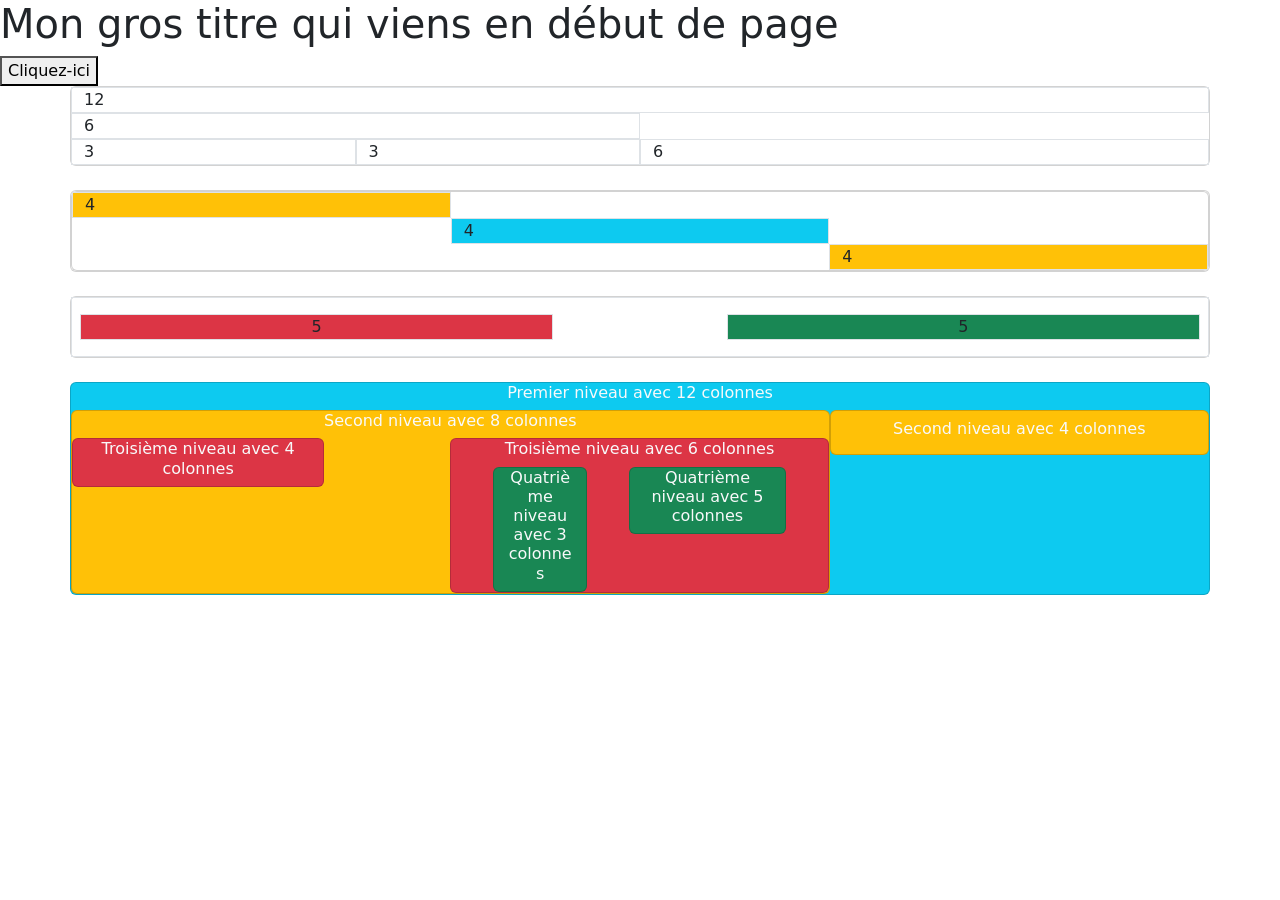
<file: Exercices/TP Bootstrap/index.html>
<!DOCTYPE html>
<html lang="fr">
<head>
    <meta charset="UTF-8">
    <meta name="viewport" content="width=device-width, initial-scale=1.0">
    <title>Exo bootstrap 1</title>
    <link href="https://cdn.jsdelivr.net/npm/bootstrap@5.3.8/dist/css/bootstrap.min.css" rel="stylesheet" integrity="sha384-sRIl4kxILFvY47J16cr9ZwB07vP4J8+LH7qKQnuqkuIAvNWLzeN8tE5YBujZqJLB" crossorigin="anonymous">
    <script defer src="https://cdn.jsdelivr.net/npm/bootstrap@5.3.8/dist/js/bootstrap.bundle.min.js" integrity="sha384-FKyoEForCGlyvwx9Hj09JcYn3nv7wiPVlz7YYwJrWVcXK/BmnVDxM+D2scQbITxI" crossorigin="anonymous"></script>
</head>
<body>
    <h1>Mon gros titre qui viens en début de page</h1>
    <button>Cliquez-ici</button>
    <div class="container card">
        <div class="row">
            <div class="col-12 border">12</div>
            <div class="col-6 border">6</div>
        </div>
        <div class="row">
            <div class="col-3 border">3</div>
            <div class="col-3 border">3</div>
            <div class="col-6 border">6</div>
        </div>
    </div>
    <br>
    <div class="container card">
        <div class="row card" >
            <div class="col-4 border align-self-start bg-warning">4</div>
            <div class="col-4 border align-self-center bg-info">4</div>
            <div class="col-4 border align-self-end bg-warning">4</div>
        </div>
    </div>
    <br>
    <div class="container card">
        <div class="row py-3 justify-content-between border text-center">
            <div class="col-5 border bg-danger ms-2">5</div>
            <div class="col-5 border bg-success me-2">5</div>
        </div>
    </div>
    <br>
    <div class="container card text-center bg-info">
        <h6 class="text-light" >Premier niveau avec 12 colonnes</h6>
        <div class="row">
            <div class="col-8 card align-self-start bg-warning">
                <h6 class="text-light" >Second niveau avec 8 colonnes</h6>
                <div class="row justify-content-between">
                    <div class="col-4 card align-self-start bg-danger"><h6 class="text-light" >Troisième niveau avec 4 colonnes</h6></div>
                    <div class="col-6 card justify-content-evenly align-self-start bg-danger">
                        <h6 class="text-light" >Troisième niveau avec 6 colonnes</h6>
                        <div class="row justify-content-evenly align-self-start">
                            <div class="col-3 card align-self-start bg-success"><h6 class="text-light" >Quatrième niveau avec 3 colonnes</h6></div>
                            <div class="col-5 card align-self-start bg-success"><h6 class="text-light" >Quatrième niveau avec 5 colonnes</h6></div>
                        </div>
                    </div>
                </div>
            </div>
            <div class="col-4 card align-self-start bg-warning p-2">
                <h6 class="text-light" >Second niveau avec 4 colonnes</h2>
            </div>
        </div>
    </div>
</html>
</file>
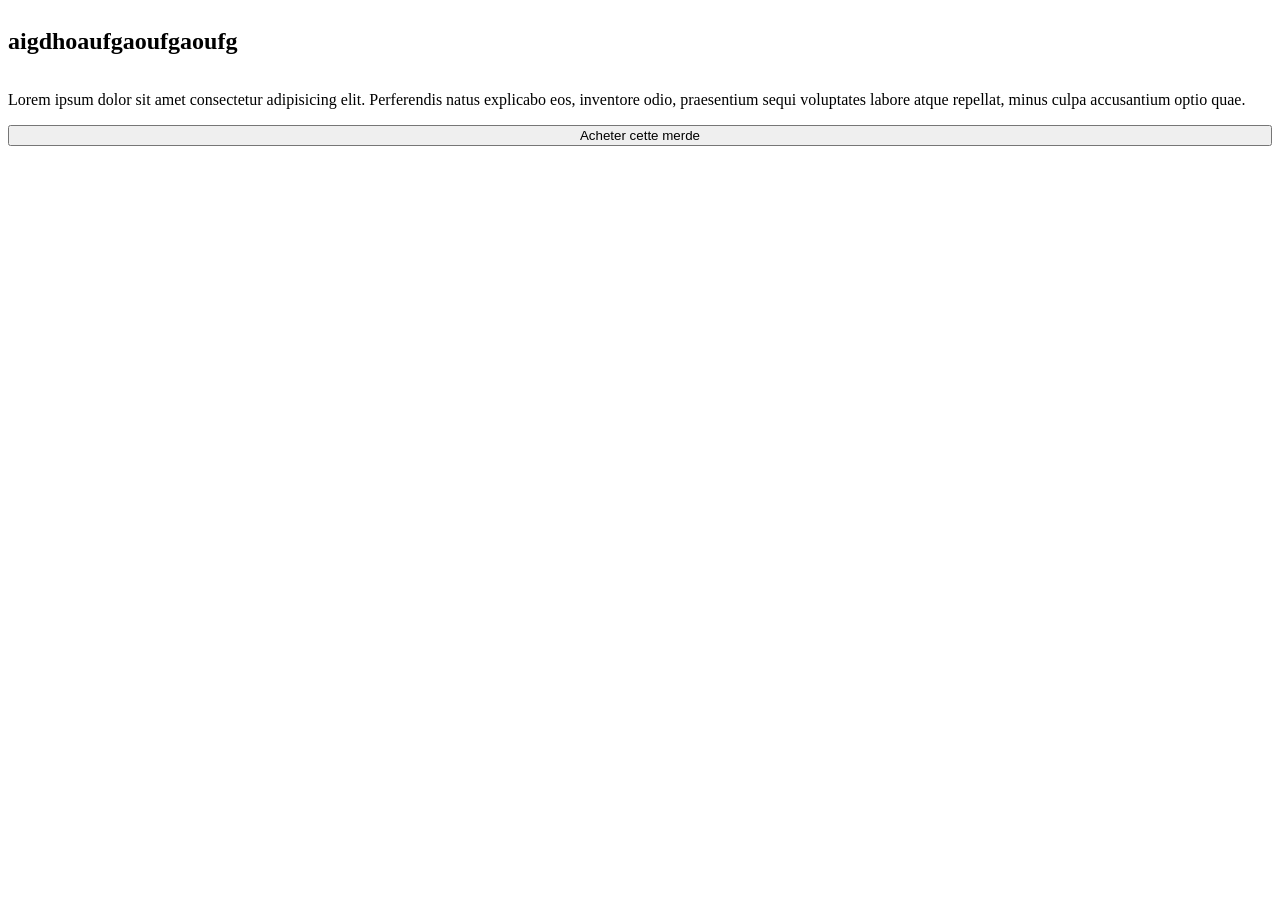
<file: Exercices/TP Saas @mixin/index.html>
<!DOCTYPE html>
<html lang="fr">
<head>
    <meta charset="UTF-8">
    <meta name="viewport" content="width=device-width, initial-scale=1.0">
    <title>Document</title>
    <link rel="stylesheet" href="style.css">
</head>
<body>
    <article>
        <h2>aigdhoaufgaoufgaoufg</h2>
        <p>Lorem ipsum dolor sit amet consectetur adipisicing elit. Perferendis natus explicabo eos, inventore odio, praesentium sequi voluptates labore atque repellat, minus culpa accusantium optio quae.</p>
        <button>Acheter cette merde</button>
    </article>
</body>
</html>
</file>
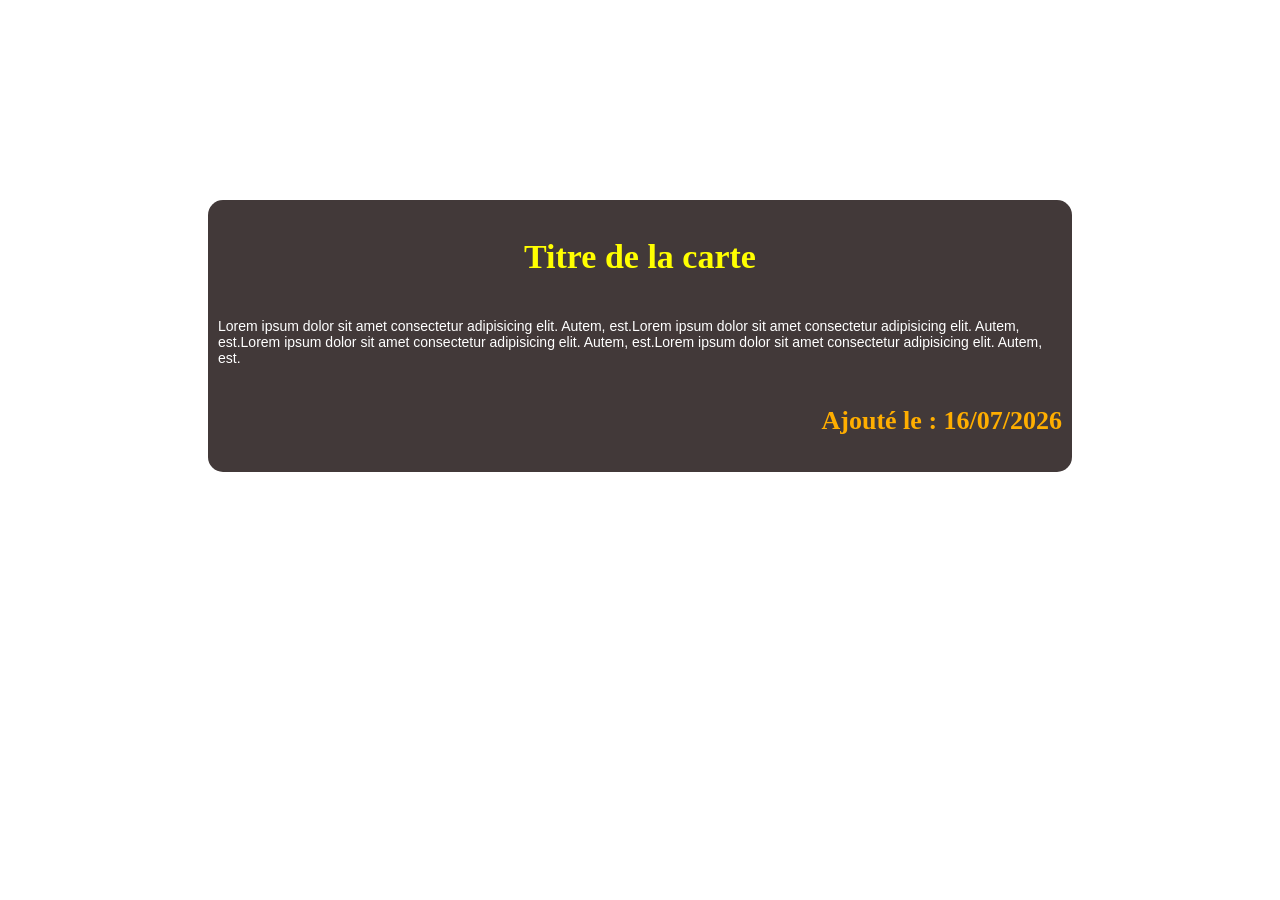
<file: Exercices/TP Saas @use 2/index.html>
<!DOCTYPE html>
<html lang="fr">
<head>
    <meta charset="UTF-8">
    <meta name="viewport" content="width=device-width, initial-scale=1.0">
    <title>Document</title>
    <link rel="stylesheet" href="style.css">
</head>
<body>
        <article>
            <h2>Titre de la carte</h2>
            <p>Lorem ipsum dolor sit amet consectetur adipisicing elit. Autem, est.Lorem ipsum dolor sit amet consectetur adipisicing elit. Autem, est.Lorem ipsum dolor sit amet consectetur adipisicing elit. Autem, est.Lorem ipsum dolor sit amet consectetur adipisicing elit. Autem, est.</p>
            <h3>Ajouté le : 16/07/2026</h3>
        </article>
</body>
</html>
</file>
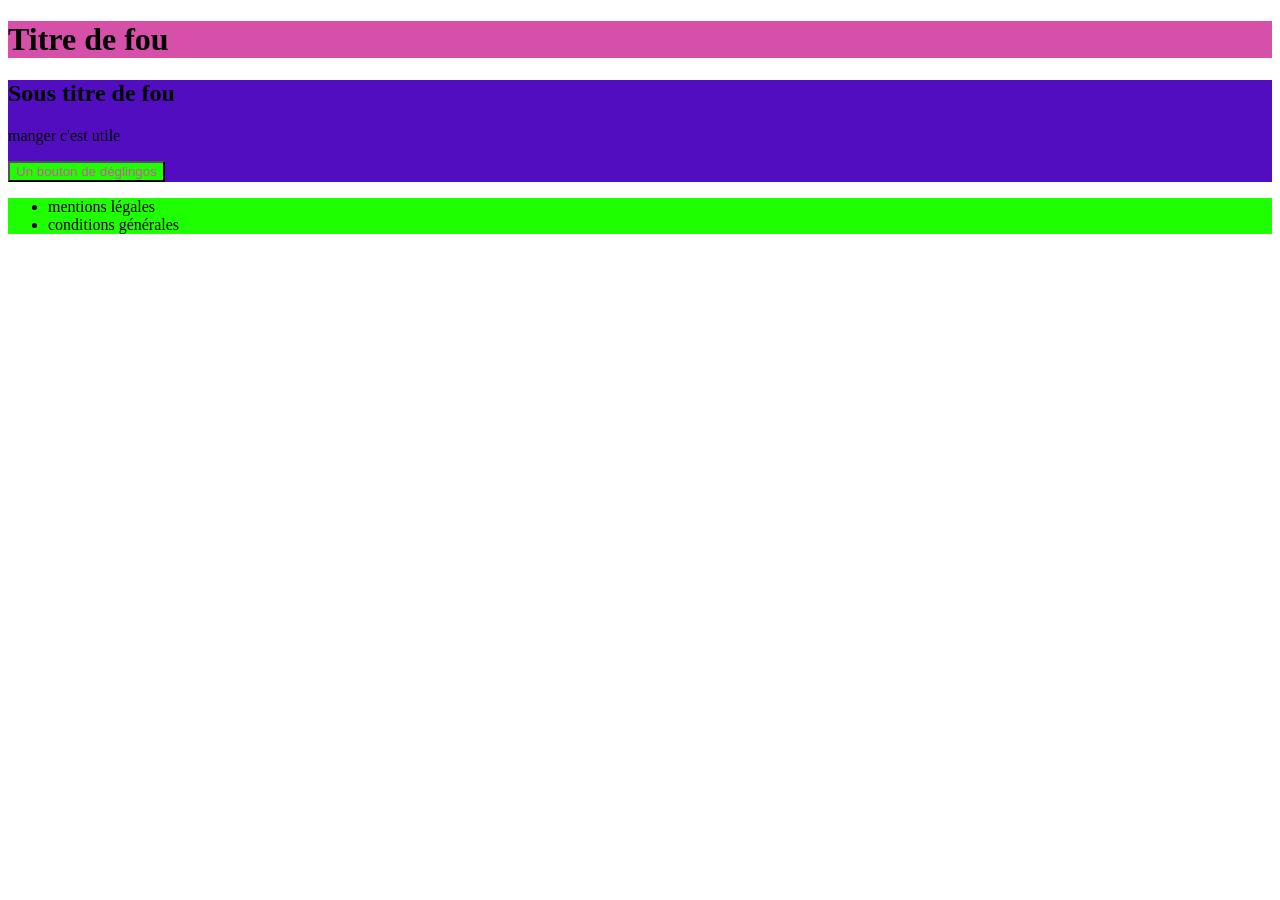
<file: Exercices/TP Saas @use/index.html>
<!DOCTYPE html>
<html lang="fr">
<head>
    <meta charset="UTF-8">
    <meta name="viewport" content="width=device-width, initial-scale=1.0">
    <title>Document</title>
    <link rel="stylesheet" href="style.css">
</head>
<body>
    <header>
        <h1>Titre de fou</h1>
    </header>
    <main>
        <h2>Sous titre de fou</h2>
        <p>manger c'est utile</p>
        <button>Un bouton de déglingos</button>
    </main>
    <footer>
        <ul>
            <li>mentions légales</li>
            <li>conditions générales</li>
        </ul>
    </footer>
</body>
</html>
</file>
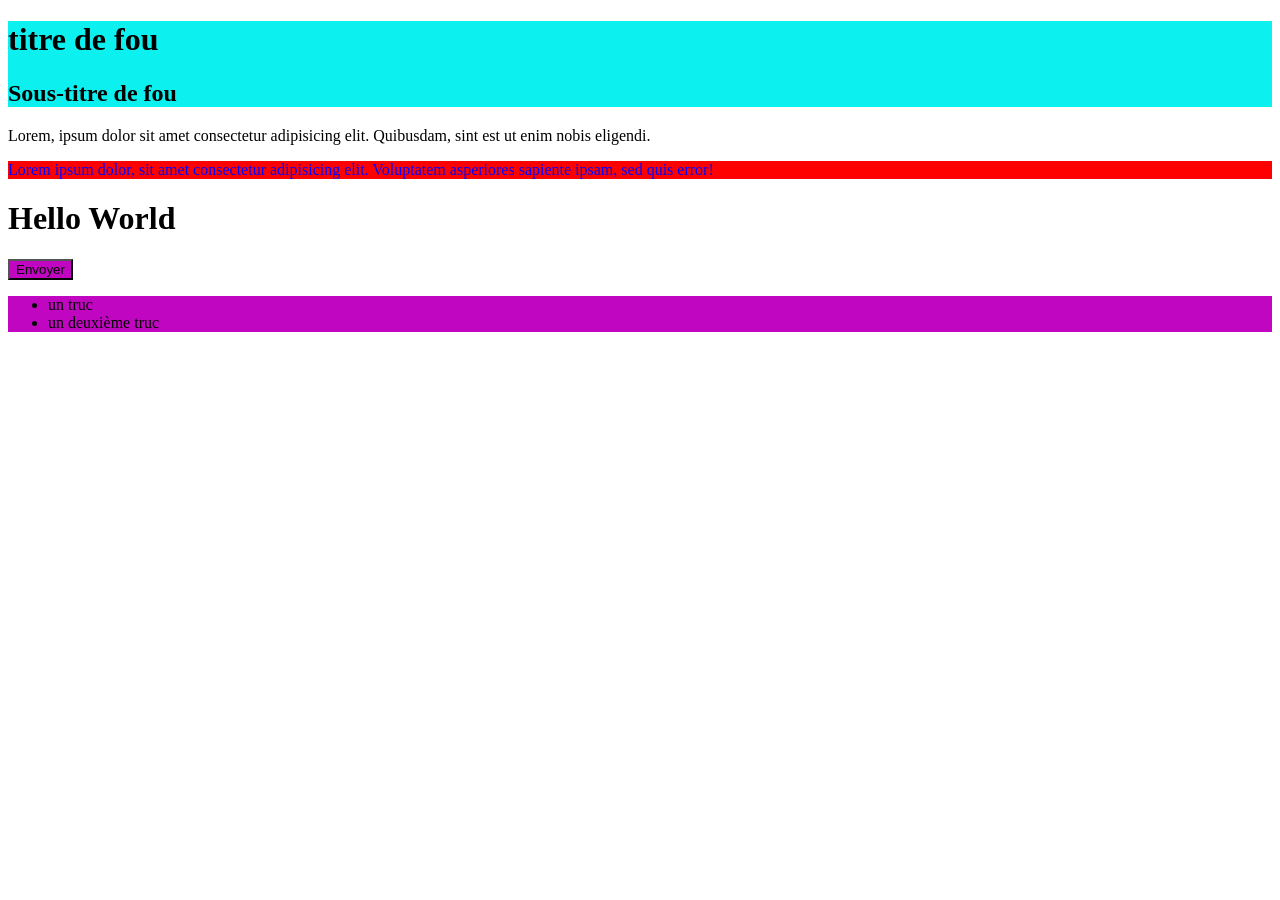
<file: Exercices/TP Saas nesting et variables/index.html>
<!DOCTYPE html>
<html lang="fr">
<head>
    <meta charset="UTF-8">
    <meta name="viewport" content="width=device-width, initial-scale=1.0">
    <title>Document</title>
    <link rel="stylesheet" href="style.css">
</head>
<body>
    <header>
        <h1>titre de fou</h1>
        <h2>Sous-titre de fou</h2>
    </header>
    <main>
        <div id="app">
            <p>Lorem, ipsum dolor sit amet consectetur adipisicing elit. Quibusdam, sint est ut enim nobis eligendi.</p>
            <div id="nestingTest">
                <p>Lorem ipsum dolor, sit amet consectetur adipisicing elit. Voluptatem asperiores sapiente ipsam, sed quis error!</p>
            </div>
            <h1>Hello World</h1>
            <button>Envoyer</button>
        </div>
    </main>
    <footer>
        <ul>
            <li>un truc</li>
            <li>un deuxième truc</li>
        </ul>
    </footer>
</body>
</html>
</file>
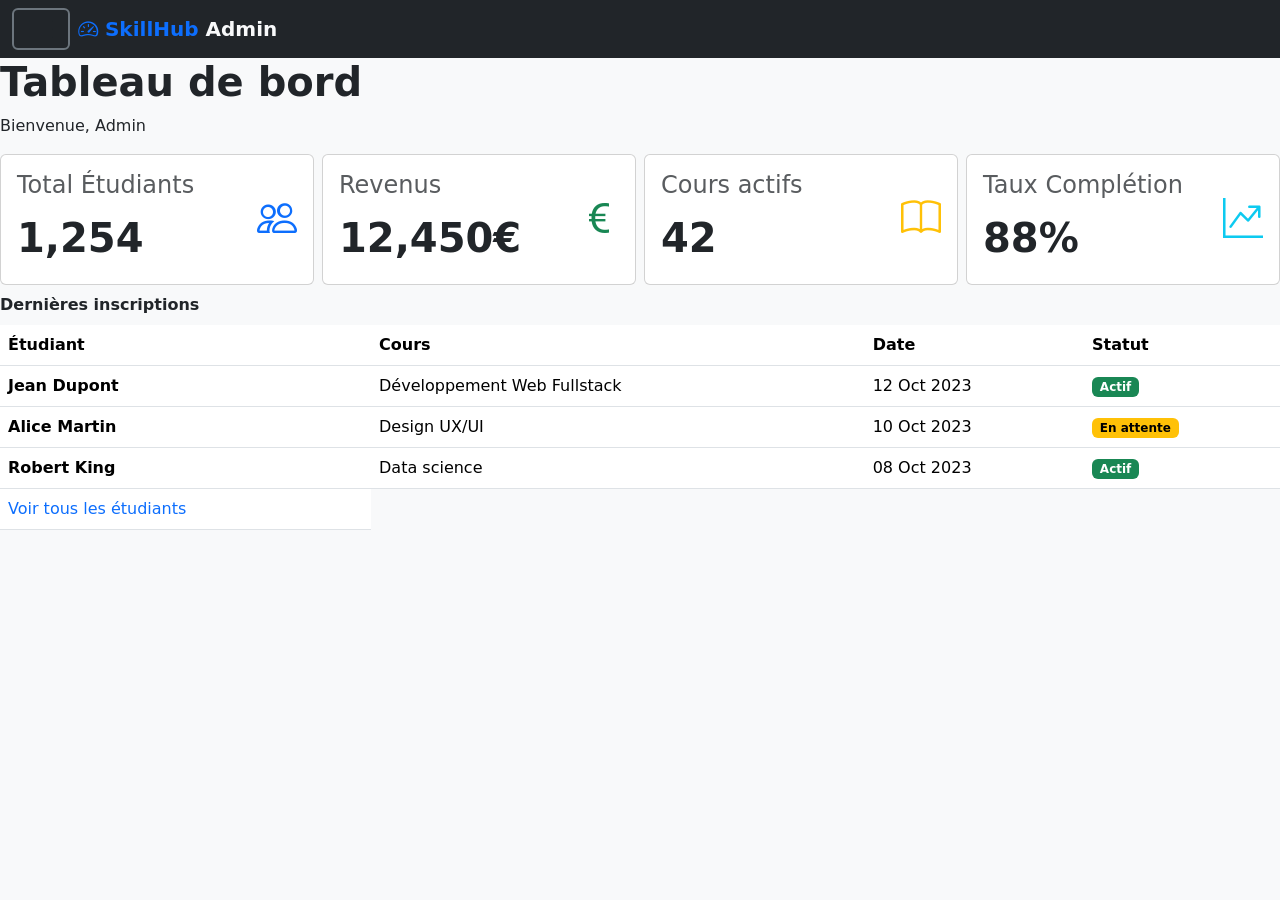
<file: Exercices/TP Bootstrap component 3/admin.html>
<!DOCTYPE html>
<html lang="fr">
<head>
    <meta charset="UTF-8">
    <meta name="viewport" content="width=device-width, initial-scale=1.0">
    <title>SkillHub-Dashboard</title>
    <link rel="stylesheet" href="https://cdn.jsdelivr.net/npm/bootstrap-icons@1.13.1/font/bootstrap-icons.min.css">
    <link href="https://cdn.jsdelivr.net/npm/bootstrap@5.3.8/dist/css/bootstrap.min.css" rel="stylesheet" integrity="sha384-sRIl4kxILFvY47J16cr9ZwB07vP4J8+LH7qKQnuqkuIAvNWLzeN8tE5YBujZqJLB" crossorigin="anonymous">
    <script defer src="https://cdn.jsdelivr.net/npm/bootstrap@5.3.8/dist/js/bootstrap.bundle.min.js" integrity="sha384-FKyoEForCGlyvwx9Hj09JcYn3nv7wiPVlz7YYwJrWVcXK/BmnVDxM+D2scQbITxI" crossorigin="anonymous"></script>
</head>

<body class="bg-light">
    <header>
        <nav class="navbar bg-dark">
            <div class="container-fluid justify-content-start">
                <button class="navbar-toggler me-2 border-secondary border-2" type="button" data-bs-toggle="offcanvas" data-bs-target="#offcanvasNavbar" aria-controls="offcanvasNavbar" aria-label="Toggle navigation">
                <span class="navbar-toggler-icon"></span>
                </button>
                <a class="navbar-brand" href="#"><span class="text-primary fw-bold"><i class="bi bi-speedometer2"></i> SkillHub</span><span class="text-light fw-bold"> Admin</span></a>
            </div>
            <div class="offcanvas offcanvas-start bg-dark" tabindex="-1" id="offcanvasNavbar" aria-labelledby="offcanvasNavbarLabel">
                <div class="offcanvas-header">
                    <h3 class="offcanvas-title border-bottom w-100 py-3" id="offcanvasNavbarLabel"><span class="text-primary fw-bold"><i class="bi bi-speedometer2"></i> SkillHub</span></h3>
                    <button type="button" class="btn-close btn-close-white" data-bs-dismiss="offcanvas" aria-label="Close"></button>
                </div>
                <div class="offcanvas-body d-flex">
                    <ul class="navbar-nav ">
                        <li class="nav-item">
                            <a class="nav-link active" aria-current="page" href="#"><span class="text-light fw-bold"><i class="bi bi-speedometer2"></i>  Dashboard</span></a>
                        </li>
                        <li class="nav-item">
                            <a class="nav-link" href="#"><span class="text-secondary fw-bold"><i class="bi bi-play-circle"></i>  Mes Cours</span></a>
                        </li>
                        <li class="nav-item">
                            <a class="nav-link" href="#"><span class="text-secondary fw-bold"><i class="bi bi-people"></i></i>  Étudiants</span></a>
                        </li>
                        <li class="nav-item">
                            <a class="nav-link" href="#"><span class="text-secondary fw-bold"><i class="bi bi-gear"></i></i></i>  Étudiants</span></a>
                        </li>
                    </ul>
                    <div class="mt-auto pt-3 border-top border-secondary">
                        <a href="#" class="btn btn-outline-danger w-100">
                            <i class="bi bi-box-arrow-right me-2"></i>Déconnexion
                        </a>
                    </div>
                </div>
            </div>
        </nav>
    </header>
    <main>
        <div class="d-flex-column">
            <h1 class="fw-bold">Tableau de bord</h1>
            <p>Bienvenue, Admin</p>
        </div>
        <div class="row row-cols-1 row-cols-md-2 row-cols-lg-4 g-2">
            <div class="col">
                <div class="card">
                <div class="card-body d-flex align-items-center justify-content-between">
                    <div><h3 class="card-title text-muted fs-4">Total Étudiants</h3>
                    <p class="card-text fw-bold fs-1">1,254</p>
                    </div>
                    <span class="text-primary fs-1"><i class="bi bi-people"></i></span>
                </div>
                </div>
            </div>
            <div class="col">
                <div class="card">
                <div class="card-body d-flex align-items-center justify-content-between">
                    <div><h3 class="card-title text-muted fs-4">Revenus</h3>
                    <p class="card-text fw-bold fs-1">12,450€</p>
                    </div>
                    <span class="text-success fs-1"><i class="bi bi-currency-euro"></i></span>
                </div>
                </div>
            </div>
            <div class="col">
                <div class="card">
                <div class="card-body d-flex align-items-center justify-content-between">
                    <div><h3 class="card-title text-muted fs-4">Cours actifs</h3>
                    <p class="card-text fw-bold fs-1">42</p>
                    </div>
                    <span class="text-warning fs-1"><i class="bi bi-book"></i></span>
                </div>
                </div>
            </div>
            <div class="col">
                <div class="card">
                <div class="card-body d-flex align-items-center justify-content-between">
                    <div><h3 class="card-title text-muted fs-4">Taux Complétion</h3>
                    <p class="card-text fw-bold fs-1">88%</p>
                    </div>
                    <span class="text-info fs-1"><i class="bi bi-graph-up-arrow"></i></span>
                </div>
                </div>
            </div>
        </div>
        <table class="table caption-top">
        <caption class="fw-bold text-dark">Dernières inscriptions</caption>
        <thead>
            <tr>
            <th scope="col">Étudiant</th>
            <th scope="col">Cours</th>
            <th scope="col">Date</th>
            <th scope="col">Statut</th>
            </tr>
        </thead>
        <tbody>
            <tr>
                <th scope="row">Jean Dupont</th>
                <td>Développement Web Fullstack</td>
                <td>12 Oct 2023</td>
                <td><span class="badge text-bg-success">Actif</td>
            </tr>
            <tr>
                <th scope="row">Alice Martin</th>
                <td>Design UX/UI</td>
                <td>10 Oct 2023</td>
                <td><span class="badge text-bg-warning">En attente</td>
            </tr>
            <tr>
                <th scope="row">Robert King</th>
                <td>Data science</td>
                <td>08 Oct 2023</td>
                <td><span class="badge text-bg-success">Actif</td>
            </tr>
            <tr>
                <td class="text-primary colspan-100">Voir tous les étudiants</td>
            </tr>
        </tbody>
        </table>
    </main>
</body>
</html>
</file>
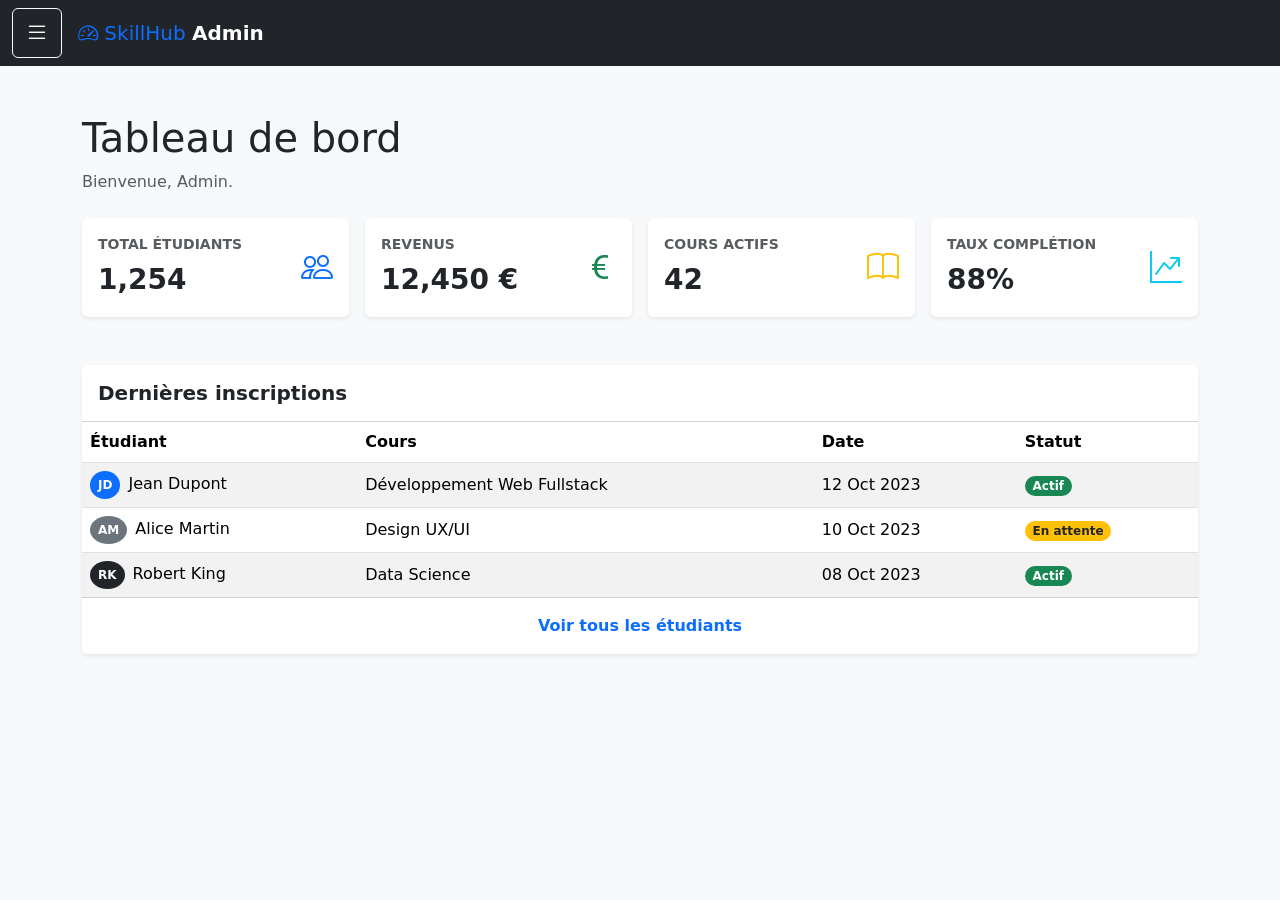
<file: Exercices/TP Bootstrap component 3/admin2.html>
<!DOCTYPE html>
<html lang="fr">
<head>
    <meta charset="UTF-8">
    <meta name="viewport" content="width=device-width, initial-scale=1.0">
    <title>SkillHub Admin</title>
    <link href="https://cdn.jsdelivr.net/npm/bootstrap@5.3.8/dist/css/bootstrap.min.css" rel="stylesheet" integrity="sha384-sRIl4kxILFvY47J16cr9ZwB07vP4J8+LH7qKQnuqkuIAvNWLzeN8tE5YBujZqJLB" crossorigin="anonymous">
    <link rel="stylesheet" href="https://cdn.jsdelivr.net/npm/bootstrap-icons@1.11.3/font/bootstrap-icons.min.css">
</head>
<body class="bg-light">

    <!-- HEADER -->
    <header class="navbar navbar-dark bg-dark">
        <div class="container-fluid justify-content-start gap-3">
            <button class="btn btn-outline-light" type="button" data-bs-toggle="offcanvas" data-bs-target="#sidebar" aria-controls="sidebar" aria-label="Ouvrir le menu">
                <i class="bi bi-list fs-4"></i>
            </button>
            <a class="navbar-brand" href="#">
                <span class="text-primary"><i class="bi bi-speedometer2"></i> SkillHub</span> <strong>Admin</strong>
            </a>
        </div>
    </header>

    <!-- SIDEBAR (offcanvas) -->
    <aside class="offcanvas offcanvas-start text-bg-dark" tabindex="-1" id="sidebar" aria-labelledby="sidebarLabel">
        <div class="offcanvas-header border-bottom border-secondary">
            <h5 class="offcanvas-title text-primary" id="sidebarLabel">
                <i class="bi bi-speedometer2"></i> SkillHub
            </h5>
            <button type="button" class="btn-close btn-close-white" data-bs-dismiss="offcanvas" aria-label="Fermer le menu" title="Fermer le menu"></button>
        </div>
        <div class="offcanvas-body d-flex flex-column">
            <nav>
                <ul class="nav nav-pills flex-column gap-1">
                    <li class="nav-item">
                        <a class="nav-link active text-white" href="#"><i class="bi bi-speedometer2 me-2"></i>Dashboard</a>
                    </li>
                    <li class="nav-item">
                        <a class="nav-link text-white-50" href="#"><i class="bi bi-play-circle me-2"></i>Mes Cours</a>
                    </li>
                    <li class="nav-item">
                        <a class="nav-link text-white-50" href="#"><i class="bi bi-people me-2"></i>Étudiants</a>
                    </li>
                    <li class="nav-item">
                        <a class="nav-link text-white-50" href="#"><i class="bi bi-gear me-2"></i>Paramètres</a>
                    </li>
                </ul>
            </nav>
            <!-- mt-auto pousse la déconnexion tout en bas -->
            <div class="mt-auto pt-3 border-top border-secondary">
                <a href="#" class="btn btn-outline-danger w-100">
                    <i class="bi bi-box-arrow-right me-2"></i>Déconnexion
                </a>
            </div>
        </div>
    </aside>

    <!-- CONTENU PRINCIPAL -->
    <main class="container py-5">
        <h1>Tableau de bord</h1>
        <p class="text-muted mb-4">Bienvenue, Admin.</p>

        <!-- CARTES DE STATISTIQUES -->
        <div class="row r<ow-cols-1 row-cols-md-2 row-cols-lg-4 g-3 mb-5">
            <div class="col">
                <div class="card border-0 shadow-sm h-100">
                    <div class="card-body d-flex justify-content-between align-items-center">
                        <div>
                            <p class="text-muted small text-uppercase fw-semibold mb-1">Total Étudiants</p>
                            <p class="fs-3 fw-bold mb-0">1,254</p>
                        </div>
                        <i class="bi bi-people fs-2 text-primary"></i>
                    </div>
                </div>
            </div>
            <div class="col">
                <div class="card border-0 shadow-sm h-100">
                    <div class="card-body d-flex justify-content-between align-items-center">
                        <div>
                            <p class="text-muted small text-uppercase fw-semibold mb-1">Revenus</p>
                            <p class="fs-3 fw-bold mb-0">12,450 €</p>
                        </div>
                        <i class="bi bi-currency-euro fs-2 text-success"></i>
                    </div>
                </div>
            </div>
            <div class="col">
                <div class="card border-0 shadow-sm h-100">
                    <div class="card-body d-flex justify-content-between align-items-center">
                        <div>
                            <p class="text-muted small text-uppercase fw-semibold mb-1">Cours Actifs</p>
                            <p class="fs-3 fw-bold mb-0">42</p>
                        </div>
                        <i class="bi bi-book fs-2 text-warning"></i>
                    </div>
                </div>
            </div>
            <div class="col">
                <div class="card border-0 shadow-sm h-100">
                    <div class="card-body d-flex justify-content-between align-items-center">
                        <div>
                            <p class="text-muted small text-uppercase fw-semibold mb-1">Taux Complétion</p>
                            <p class="fs-3 fw-bold mb-0">88%</p>
                        </div>
                        <i class="bi bi-graph-up-arrow fs-2 text-info"></i>
                    </div>
                </div>
            </div>
        </div>

        <!-- TABLEAU DES INSCRIPTIONS -->
        <div class="card border-0 shadow-sm">
            <div class="card-header bg-white py-3">
                <h2 class="fs-5 fw-bold mb-0">Dernières inscriptions</h2>
            </div>
            <div class="table-responsive">
                <table class="table table-striped table-hover align-middle mb-0">
                    <caption class="visually-hidden">Liste des derniers étudiants inscrits</caption>
                    <thead>
                        <tr>
                            <th scope="col">Étudiant</th>
                            <th scope="col">Cours</th>
                            <th scope="col">Date</th>
                            <th scope="col">Statut</th>
                        </tr>
                    </thead>
                    <tbody>
                        <tr>
                            <td>
                                <span class="badge rounded-circle bg-primary p-2 me-2">JD</span>Jean Dupont
                            </td>
                            <td>Développement Web Fullstack</td>
                            <td>12 Oct 2023</td>
                            <td><span class="badge rounded-pill bg-success">Actif</span></td>
                        </tr>
                        <tr>
                            <td>
                                <span class="badge rounded-circle bg-secondary p-2 me-2">AM</span>Alice Martin
                            </td>
                            <td>Design UX/UI</td>
                            <td>10 Oct 2023</td>
                            <td><span class="badge rounded-pill bg-warning text-dark">En attente</span></td>
                        </tr>
                        <tr>
                            <td>
                                <span class="badge rounded-circle bg-dark p-2 me-2">RK</span>Robert King
                            </td>
                            <td>Data Science</td>
                            <td>08 Oct 2023</td>
                            <td><span class="badge rounded-pill bg-success">Actif</span></td>
                        </tr>
                    </tbody>
                </table>
            </div>
            <div class="card-footer bg-white text-center py-3">
                <a href="#" class="fw-bold text-decoration-none">Voir tous les étudiants</a>
            </div>
        </div>
    </main>

    <script src="https://cdn.jsdelivr.net/npm/bootstrap@5.3.8/dist/js/bootstrap.bundle.min.js" integrity="sha384-FKyoEForCGlyvwx9Hj09JcYn3nv7wiPVlz7YYwJrWVcXK/BmnVDxM+D2scQbITxI" crossorigin="anonymous"></script>
</body>
</html>
</file>
<file: Exercices/TP Saas @mixin/style.css>
article {
  display: flex;
  flex-direction: column;
  justify-content: center;
}/*# sourceMappingURL=style.css.map */
</file>
<file: Exercices/TP Saas @use 2/style.css>
article {
  display: flex;
  flex-direction: column;
  align-items: center;
  padding: 10px;
  margin: 200px;
  background-color: rgb(66, 57, 57);
  font-family: arial;
  font-size: 14px;
  border-radius: 15px;
}
article h2 {
  color: yellow;
  font-family: times;
  font-size: 34px;
}
article p {
  color: white;
}
article h3 {
  align-self: end;
  color: rgb(255, 174, 0);
  font-family: times;
  font-size: 26px;
}/*# sourceMappingURL=style.css.map */
</file>
<file: Exercices/TP Saas @use/style.css>
footer {
  background-color: rgb(30, 255, 0);
}

header {
  background-color: rgb(214, 79, 169);
}

main {
  background-color: rgb(82, 13, 192);
}

button {
  color: rgb(214, 79, 169);
  background-color: rgb(30, 255, 0);
}/*# sourceMappingURL=style.css.map */
</file>
<file: Exercices/TP Saas nesting et variables/style.css>
#nestingTest {
  background-color: red;
}
#nestingTest p {
  color: blue;
}

#nestingTest:hover {
  background-color: cadetblue;
}

header {
  background-color: rgb(13, 240, 240);
}

footer {
  background-color: rgb(192, 6, 192);
}

button {
  background-color: rgb(192, 6, 192);
}/*# sourceMappingURL=style.css.map */
</file>
